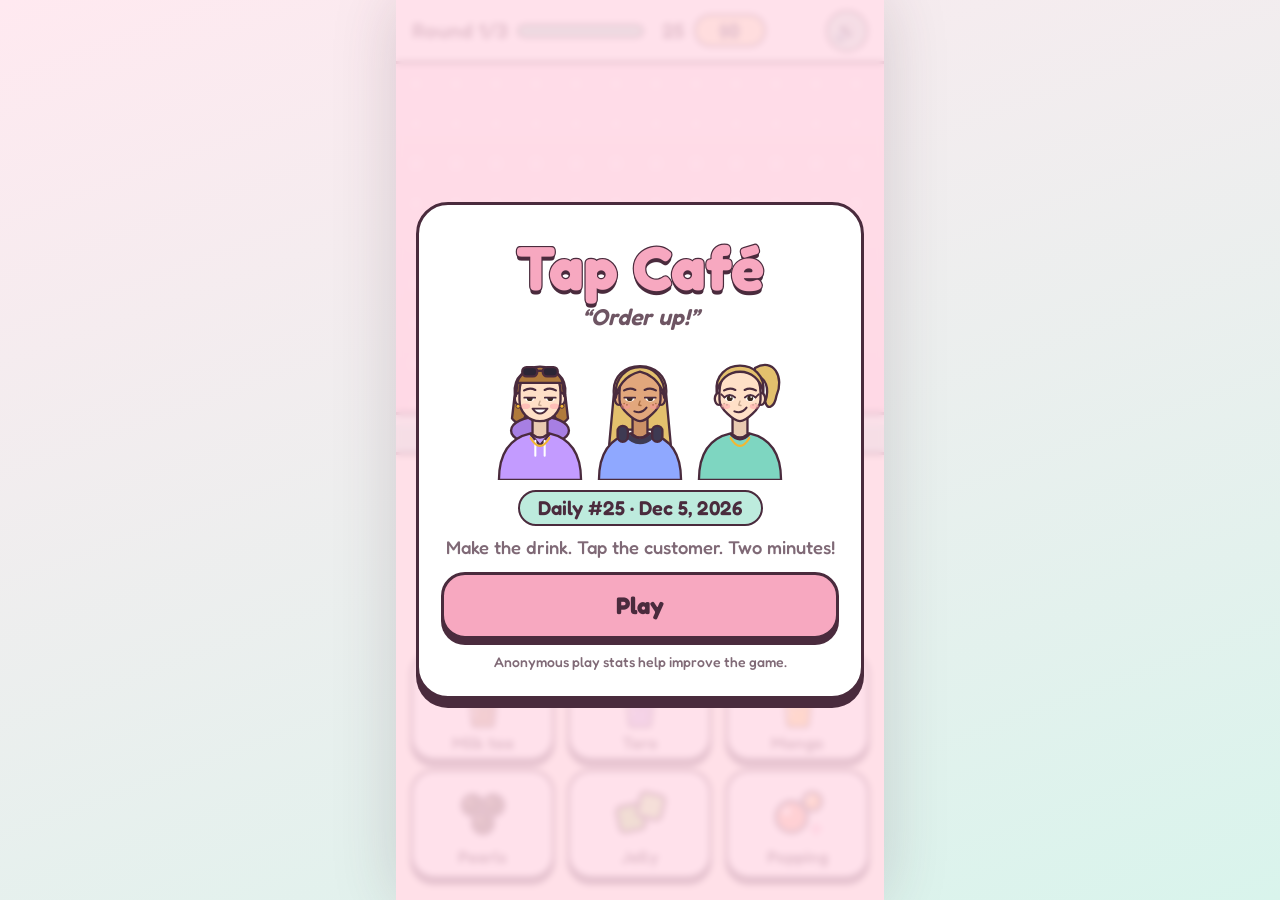
<file: index.html>
<!doctype html>
<html lang="en">
<head>
<meta charset="utf-8">
<meta name="viewport" content="width=device-width, initial-scale=1, viewport-fit=cover, user-scalable=no">
<meta name="theme-color" content="#FFDCE8">
<title>Tap Café</title>
<script>
  // One official link: the GitHub Pages copy forwards to the Firebase site.
  if (/\.github\.io$/.test(location.hostname)) location.replace('https://tapcafe.web.app/');
</script>
<meta name="description" content="A cute two-minute boba shop game. Same customers for everyone each day. Order up! Can you beat me?">
<link rel="canonical" href="https://tapcafe.web.app/">
<link rel="icon" type="image/png" href="img/icon.png">
<link rel="apple-touch-icon" href="img/icon.png">
<meta property="og:type" content="website">
<meta property="og:site_name" content="Tap Café">
<meta property="og:title" content="Tap Café — Order up!">
<meta property="og:description" content="A cute two-minute boba shop game. Same customers for everyone each day. Can you beat me?">
<meta property="og:url" content="https://tapcafe.web.app/">
<meta property="og:image" content="https://tapcafe.web.app/img/og.png">
<meta property="og:image:width" content="1200">
<meta property="og:image:height" content="630">
<meta name="twitter:card" content="summary_large_image">
<link rel="preconnect" href="https://fonts.googleapis.com">
<link rel="preconnect" href="https://fonts.gstatic.com" crossorigin>
<link href="https://fonts.googleapis.com/css2?family=Fredoka:wght@500;600;700&display=swap" rel="stylesheet">
<link rel="stylesheet" href="css/style.css">
</head>
<body>
<div id="app">
  <header id="hud">
    <div class="hud-round" id="hudRound">Round 1/3</div>
    <div class="hud-timer"><div class="tbar"><i id="tbar"></i></div><span id="hudTime">25</span></div>
    <div class="hud-cash" id="hudCash">$0</div>
    <button id="pause" type="button" aria-label="Pause">⏸</button>
    <button id="mute" type="button" aria-label="Sound on or off">🔊</button>
  </header>

  <section id="shop">
    <div class="slot" data-slot="0"></div>
    <div class="slot" data-slot="1"></div>
    <div class="slot" data-slot="2"></div>
    <div id="counter"></div>
  </section>

  <section id="work">
    <div class="cuprow">
      <div id="ups"></div>
      <div id="cup"></div>
      <button id="toss" type="button" aria-label="Toss the cup">Toss</button>
    </div>
    <div class="btnrow" id="drinks"></div>
    <div class="btnrow" id="tops"></div>
  </section>

  <div id="banner" hidden></div>
  <div id="hand" hidden>👆</div>
  <div id="overlay" hidden></div>
</div>
<script src="js/analytics.js"></script>
<script src="js/core.js"></script>
<script src="js/audio.js"></script>
<script src="js/share.js"></script>
<script src="js/game.js"></script>
</body>
</html>
</file>
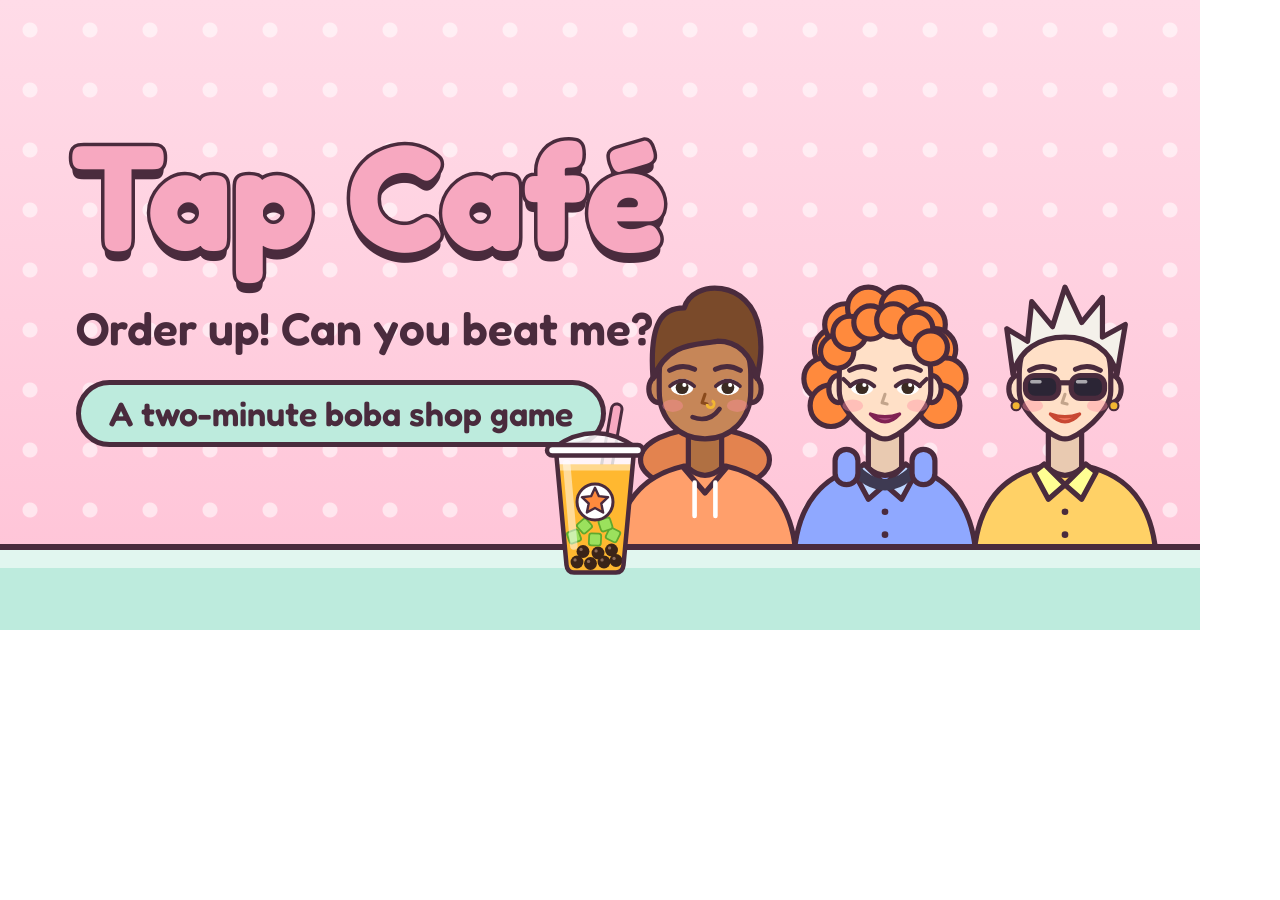
<file: tools/og.html>
<!doctype html>
<!-- Source for img/og.png (link preview) and img/icon.png. Rendered with a headless browser; see README. -->
<html><head><meta charset="utf-8">
<link href="https://fonts.googleapis.com/css2?family=Fredoka:wght@500;600;700&display=swap" rel="stylesheet">
<style>
  html, body { margin: 0; }
  body { font-family: "Fredoka", "Segoe UI", sans-serif; color: #4A2B3D; overflow: hidden; }
  .og { width: 1200px; height: 630px; position: relative; overflow: hidden;
    background: radial-gradient(circle at 30px 30px, rgba(255,255,255,.55) 7px, transparent 8px) 0 0 / 60px 60px, linear-gradient(#FFDCE8, #FFC2D6); }
  .logo { position: absolute; left: 70px; top: 120px; font-size: 150px; font-weight: 700; line-height: 1; color: #F7A8C0;
    -webkit-text-stroke: 7px #4A2B3D; paint-order: stroke fill; text-shadow: 0 10px 0 #4A2B3D; }
  .tag { position: absolute; left: 76px; top: 300px; font-size: 46px; font-weight: 600; }
  .chip { position: absolute; left: 76px; top: 380px; font-size: 34px; font-weight: 600; background: #BDEBDD; border: 5px solid #4A2B3D; border-radius: 40px; padding: 8px 28px; }
  .people { position: absolute; right: 10px; bottom: 60px; display: flex; }
  .people svg { width: 250px; height: 312px; margin-left: -70px; }
  .counter { position: absolute; left: 0; right: 0; bottom: 0; height: 80px; background: #BDEBDD; border-top: 6px solid #4A2B3D; box-shadow: inset 0 18px 0 rgba(255,255,255,.55); }
  .cup { position: absolute; left: 520px; bottom: 50px; width: 150px; height: 180px; }
  .icon { width: 512px; height: 512px; background: linear-gradient(#FFDCE8, #FFC2D6); display: flex; align-items: center; justify-content: center; }
  .icon svg { width: 380px; height: 456px; }
</style></head>
<body>
<div id="root"></div>
<script src="../js/core.js"></script>
<script>
  const icon = location.hash === '#icon';
  const root = document.getElementById('root');
  if (icon) {
    root.innerHTML = '<div class="icon">' + TC.cupSVG('taro', ['pearls'], 1) + '</div>';
  } else {
    const d = TC.buildDaily('2026-11-11');
    root.innerHTML = '<div class="og"><div class="logo">Tap Café</div><div class="tag">Order up! Can you beat me?</div>' +
      '<div class="chip">A two-minute boba shop game</div>' +
      '<div class="people">' + d.rounds[0].slice(0, 3).map((c) => TC.customerSVG(c.look, 0)).join('') + '</div>' +
      '<div class="counter"></div><div class="cup">' + TC.cupSVG('mango', ['pearls', 'jelly'], 1) + '</div></div>';
  }
</script>
</body></html>
</file>
<file: css/style.css>
﻿/* Tap Café — all sizes are in rem; game.js scales the root font-size to fit the screen. */
:root {
  --pink: #FFDCE8;
  --pink2: #FFC2D6;
  --mint: #BDEBDD;
  --mint2: #8FD9C4;
  --cream: #FFF7E8;
  --ink: #4A2B3D;
  --accent: #F7A8C0;
  --accent-d: #C9557D;
  --gold: #FFE3A3;
  --green: #4FA58C;
  /* Phones that draw the page under the status bar or gesture bar report these insets. */
  --sat: env(safe-area-inset-top, 0px);
  --sab: env(safe-area-inset-bottom, 0px);
}
* { box-sizing: border-box; -webkit-tap-highlight-color: transparent; }
[hidden] { display: none !important; }
html, body { height: 100%; margin: 0; }
body {
  background: linear-gradient(160deg, #FFE9F0, #D9F4EC);
  color: var(--ink);
  font-family: "Fredoka", ui-rounded, "Nunito", system-ui, sans-serif;
  font-weight: 600;
  overflow: hidden;
  user-select: none; -webkit-user-select: none;
  touch-action: manipulation;
  display: flex; justify-content: center;
}
button { font: inherit; color: inherit; cursor: pointer; border: 0; background: none; padding: 0; touch-action: manipulation; }

#app {
  position: relative;
  width: 24.375rem; max-width: 100vw;
  height: 100vh; height: 100dvh;
  padding-top: var(--sat); padding-bottom: var(--sab);
  background: var(--cream);
  display: flex; flex-direction: column;
  overflow: hidden;
  box-shadow: 0 0 3rem rgba(74, 43, 61, .18);
}

/* ---------- top bar ---------- */
#hud {
  flex: 0 0 3.2rem;
  display: flex; align-items: center; gap: .6rem;
  padding: 0 .8rem;
  background: #fff;
  border-bottom: .16rem solid var(--ink);
  font-size: 1.05rem;
  z-index: 3;
}
.hud-round { white-space: nowrap; }
.hud-timer { flex: 1; display: flex; align-items: center; gap: .45rem; }
.tbar { flex: 1; height: .7rem; border-radius: 1rem; background: var(--pink); border: .12rem solid var(--ink); overflow: hidden; }
.tbar i { display: block; height: 100%; width: 100%; background: var(--mint2); transform-origin: left; }
#hudTime { min-width: 1.6rem; text-align: right; font-variant-numeric: tabular-nums; }
.hud-cash {
  background: var(--gold); border: .14rem solid var(--ink); border-radius: 1rem;
  padding: .1rem .7rem; min-width: 3.6rem; text-align: center; font-weight: 700;
}
#mute, #pause {
  flex: none; width: 2.1rem; height: 2.1rem; border-radius: 50%;
  background: var(--mint); border: .14rem solid var(--ink); font-size: 1rem; line-height: 1;
}
#mute:active, #pause:active { transform: scale(.92); }
#hud { gap: .45rem; }
.hud-cash.bump { animation: bump .3s; }

/* ---------- shop ---------- */
#shop {
  position: relative;
  flex: 1 1 19rem; min-height: 0;
  display: flex; align-items: flex-end;
  padding: 0 .25rem;
  background:
    radial-gradient(circle at 1rem 1rem, rgba(255,255,255,.55) .22rem, transparent .24rem) 0 0 / 2rem 2rem,
    linear-gradient(var(--pink), var(--pink2));
}
.slot { position: relative; flex: 1; height: 100%; display: flex; align-items: flex-end; justify-content: center; }
#counter {
  position: absolute; left: 0; right: 0; bottom: 0; height: 2rem;
  background: var(--mint);
  border-top: .16rem solid var(--ink);
  box-shadow: inset 0 .5rem 0 rgba(255,255,255,.55);
  z-index: 1; pointer-events: none;
}

.cust {
  position: relative; display: flex; flex-direction: column; align-items: center;
  width: 100%; padding-bottom: .55rem;
  transform-origin: 50% 100%;
}
.cust.enter { animation: enter .45s cubic-bezier(.2, 1.5, .5, 1); }
.cust.served { animation: served .75s forwards; pointer-events: none; }
.cust.walk { animation: walk .9s forwards; pointer-events: none; }
.cust.bye { animation: bye .7s forwards; pointer-events: none; }
.cust.nope .fig { animation: shake .3s; }
.cust.tut .order { box-shadow: 0 0 0 .22rem var(--accent); }

.order {
  position: relative;
  display: flex; align-items: center; justify-content: center; gap: .1rem;
  min-width: 3.6rem; min-height: 3.9rem; padding: .25rem .4rem;
  background: #fff; border: .16rem solid var(--ink); border-radius: 1.1rem;
  margin-bottom: .35rem;
}
.order::after {
  content: ""; position: absolute; left: 50%; bottom: -.48rem; width: .7rem; height: .7rem;
  background: #fff; border-right: .16rem solid var(--ink); border-bottom: .16rem solid var(--ink);
  transform: translateX(-50%) rotate(45deg);
}
.order .ocup { width: 2.7rem; height: 3.25rem; flex: none; }
.order .otops { display: flex; flex-wrap: wrap; justify-content: center; align-content: center; max-width: 3.6rem; }
.order .otop { width: 1.75rem; height: 1.75rem; }
.fig { width: 6.8rem; height: 8.5rem; }
.fig svg { width: 100%; height: 100%; display: block; overflow: visible; }
.pbar {
  position: absolute; bottom: .55rem; left: 50%; transform: translateX(-50%);
  width: 5.4rem; height: .7rem; border-radius: 1rem; z-index: 2;
  background: #fff; border: .13rem solid var(--ink); overflow: hidden;
}
.pbar i { display: block; height: 100%; width: 100%; background: var(--mint2); transform-origin: left; }
.pbar.m1 i { background: var(--gold); }
.pbar.m2 i { background: var(--accent); }

.steam { animation: steam 1s infinite; transform-box: fill-box; transform-origin: center; }
.sweat { animation: sweat 1.1s infinite; transform-box: fill-box; }

.speech {
  position: absolute; top: .4rem; left: 50%; transform: translateX(-50%);
  width: max-content; max-width: 8.6rem;
  background: #fff; border: .14rem solid var(--ink); border-radius: .9rem;
  padding: .25rem .6rem; font-size: .88rem; line-height: 1.15; text-align: center;
  z-index: 4; pointer-events: none;
  animation: speech 2.4s forwards;
}
.slot[data-slot="0"] .speech { left: .2rem; transform: none; }
.slot[data-slot="2"] .speech { left: auto; right: .2rem; transform: none; }

.pop {
  position: absolute; left: 50%; top: 42%; z-index: 5; pointer-events: none;
  white-space: nowrap; font-weight: 700; font-size: 1.3rem; color: var(--accent);
  text-shadow: 0 .1rem 0 #fff, .1rem 0 0 #fff, -.1rem 0 0 #fff, 0 -.1rem 0 #fff;
  animation: pop 1s forwards;
}
.pop.cash { color: var(--green); font-size: 1.6rem; top: 55%; animation-delay: .12s; opacity: 0; }
.pop.bonus { color: #C98A2B; font-size: 1rem; top: 70%; animation-delay: .25s; opacity: 0; }
.coin {
  position: absolute; left: 50%; top: 60%; width: .8rem; height: .8rem; border-radius: 50%;
  background: var(--gold); border: .1rem solid var(--ink); z-index: 5; pointer-events: none;
  animation: coin .7s forwards;
}

/* ---------- work area ---------- */
#work {
  flex: 1.4 0 21.8rem; /* never squeeze the buttons; the shop above gives up space instead */
  display: flex; flex-direction: column; justify-content: space-evenly;
  padding: .3rem .7rem .6rem;
  background: var(--cream);
  border-top: .16rem solid var(--ink);
}
.cuprow { display: grid; grid-template-columns: 1fr 7rem 1fr; align-items: center; height: 8.6rem; }
#cup { height: 8.6rem; }
#cup svg { height: 100%; width: 100%; display: block; }
#cup.shake { animation: shake .3s; }
#cup.ding { animation: bump .3s; }
#cup .tg.drop { animation: drop .3s cubic-bezier(.3, 1.4, .6, 1); transform-box: fill-box; }
#toss {
  justify-self: center; padding: .55rem 1.1rem; font-size: 1rem;
  background: #fff; border: .16rem solid var(--ink); border-radius: 1rem;
  box-shadow: 0 .25rem 0 var(--ink);
}
#ups { display: flex; flex-wrap: wrap; justify-content: center; align-content: center; gap: .35rem; padding: 0 .3rem; }
.upb {
  background: var(--mint); border: .12rem solid var(--ink); border-radius: 1rem;
  padding: .15rem .6rem; font-size: 1.35rem; line-height: 1.4; white-space: nowrap;
  animation: bump .4s;
}
.cust.next .order { box-shadow: 0 0 0 .22rem var(--mint2); }
.cust.next .fig { transform: scale(1.04); }
.cust, .st, #toss { will-change: transform; }
.slot { cursor: pointer; -webkit-touch-callout: none; }
#toss:active { transform: translateY(.2rem); box-shadow: 0 .05rem 0 var(--ink); }

.btnrow { display: flex; gap: .6rem; }
.st {
  flex: 1; height: 5.5rem;
  display: flex; flex-direction: column; align-items: center; justify-content: center; gap: .1rem;
  background: #fff; border: .16rem solid var(--ink); border-radius: 1.2rem;
  box-shadow: 0 .3rem 0 var(--ink);
  font-size: .85rem;
  transition: transform .06s, box-shadow .06s, background .1s;
}
.st svg { width: 3rem; height: 3.5rem; }
.st.top svg { width: 3.1rem; height: 3.1rem; }
.st:active, .st.on { transform: translateY(.22rem); box-shadow: 0 .08rem 0 var(--ink); }
.st.on { background: #FFE1EA; border-color: var(--accent); box-shadow: 0 .08rem 0 var(--accent-d); color: var(--accent-d); }

/* ---------- banner, hand ---------- */
#banner {
  position: absolute; left: 0; right: 0; top: 24%; z-index: 8; pointer-events: none;
  text-align: center; font-size: 3rem; font-weight: 700; color: #fff;
  -webkit-text-stroke: .14rem var(--ink); paint-order: stroke fill;
  text-shadow: 0 .25rem 0 var(--ink);
  animation: banner 1.1s forwards;
}
#hand {
  position: absolute; z-index: 9; pointer-events: none; font-size: 2.6rem; line-height: 1;
  margin: -.2rem 0 0 -1.3rem;
  animation: hand .7s infinite;
  filter: drop-shadow(0 .15rem 0 rgba(74,43,61,.35));
}

/* ---------- overlay screens ---------- */
#overlay {
  position: absolute; inset: 0; z-index: 10;
  display: flex; align-items: center; justify-content: center;
  padding: 1rem;
  background: rgba(255, 220, 232, .86);
  backdrop-filter: blur(3px);
}
.card {
  width: 100%; max-height: 100%; overflow: auto;
  background: #fff; border: .18rem solid var(--ink); border-radius: 1.6rem;
  box-shadow: 0 .45rem 0 var(--ink);
  padding: 1.2rem 1.1rem 1.3rem; text-align: center;
  animation: cardin .35s cubic-bezier(.2, 1.4, .5, 1);
}
.logo { font-size: 3.1rem; font-weight: 700; line-height: 1; color: var(--accent); -webkit-text-stroke: .12rem var(--ink); paint-order: stroke fill; text-shadow: 0 .22rem 0 var(--ink); margin: .4rem 0 .2rem; }
.tagline { font-size: 1.15rem; font-style: italic; opacity: .8; }
.heroes { display: flex; justify-content: center; margin: .5rem 0 0; height: 7rem; }
.heroes svg { height: 100%; width: 5.6rem; margin: 0 -.3rem; }
.daily { display: inline-block; margin: .5rem 0; background: var(--mint); border: .14rem solid var(--ink); border-radius: 1rem; padding: .2rem .9rem; font-size: 1rem; }
.muted { opacity: .7; font-size: .92rem; font-weight: 500; }
.fine { font-size: .7rem; margin-top: .7rem; }
.h2 { font-size: 1.7rem; font-weight: 700; margin: 0 0 .2rem; }
.big { font-size: 3.2rem; font-weight: 700; line-height: 1.05; color: var(--green); }
.stars { font-size: 2.3rem; letter-spacing: .15rem; line-height: 1.1; color: #E7D9C2; }
.stars b { color: var(--gold); -webkit-text-stroke: .08rem var(--ink); font-weight: 400; }
.title-chip { display: inline-block; margin: .3rem 0 .6rem; background: var(--pink); border: .14rem solid var(--ink); border-radius: 1rem; padding: .15rem .9rem; font-size: 1.1rem; }
.stats { display: grid; grid-template-columns: repeat(3, 1fr); gap: .4rem; margin: .5rem 0; }
.stats div { background: var(--cream); border: .12rem solid var(--ink); border-radius: .9rem; padding: .35rem .2rem; font-size: .78rem; font-weight: 500; }
.stats b { display: block; font-size: 1.3rem; font-weight: 700; }
.row { display: flex; gap: .6rem; margin-top: .7rem; }
.btn {
  flex: 1; display: block; width: 100%; padding: .8rem 1rem; font-size: 1.2rem; font-weight: 700;
  background: var(--accent); color: var(--ink); border: .16rem solid var(--ink); border-radius: 1.2rem;
  box-shadow: 0 .3rem 0 var(--ink);
}
.btn:active { transform: translateY(.22rem); box-shadow: 0 .08rem 0 var(--ink); }
.btn.alt { background: #fff; color: var(--ink); }
.btn.sm { font-size: 1rem; padding: .6rem .6rem; }

.ups { display: flex; gap: .6rem; margin: .8rem 0 .2rem; }
.up {
  flex: 1; display: flex; flex-direction: column; align-items: center; gap: .25rem;
  background: var(--cream); border: .16rem solid var(--ink); border-radius: 1.2rem;
  box-shadow: 0 .3rem 0 var(--ink); padding: .8rem .5rem; font-size: .9rem;
}
.up:active { transform: translateY(.22rem); box-shadow: 0 .08rem 0 var(--ink); }
.up .ico { font-size: 2.4rem; line-height: 1; }
.up .nm { font-size: 1.1rem; font-weight: 700; }
.up .ds { font-weight: 500; line-height: 1.2; min-height: 2.2rem; }
.up .pr { background: var(--gold); border: .13rem solid var(--ink); border-radius: 1rem; padding: .05rem .8rem; font-weight: 700; font-size: 1.05rem; }
.up .own { font-size: .75rem; opacity: .7; min-height: 1rem; }
.up[disabled] { filter: grayscale(1); opacity: .5; cursor: not-allowed; box-shadow: 0 .3rem 0 var(--ink); transform: none; }

.sharepic { width: 78%; border: .16rem solid var(--ink); border-radius: 1rem; display: block; margin: .5rem auto; -webkit-touch-callout: default; user-select: auto; -webkit-user-select: auto; }
.toast { min-height: 1.2rem; font-size: .9rem; color: var(--green); margin-top: .5rem; }

/* ---------- keyframes ---------- */
@keyframes enter { from { transform: translateY(45%) scale(.9); opacity: 0; } }
@keyframes served {
  0% { transform: scale(1.14, .86); }
  25% { transform: translateY(-14%) scale(.94, 1.08); }
  50% { transform: translateY(0) scale(1.04, .96); }
  65% { transform: translateY(0); opacity: 1; }
  100% { transform: translateY(35%); opacity: 0; }
}
@keyframes walk {
  0% { transform: none; }
  35% { transform: translateY(4%) rotate(-3deg); opacity: 1; }
  100% { transform: translate(-45%, 6%) rotate(-5deg); opacity: 0; }
}
@keyframes bye { to { transform: translateY(35%); opacity: 0; } }
@keyframes shake { 20% { transform: translateX(-.35rem); } 50% { transform: translateX(.35rem); } 80% { transform: translateX(-.2rem); } }
@keyframes bump { 40% { transform: scale(1.14); } }
@keyframes pop {
  0% { transform: translate(-50%, 0) scale(.5); opacity: 0; }
  20% { transform: translate(-50%, -.6rem) scale(1.15); opacity: 1; }
  70% { opacity: 1; }
  100% { transform: translate(-50%, -2.6rem) scale(1); opacity: 0; }
}
@keyframes coin {
  0% { transform: translate(-50%, 0) scale(.6); opacity: 1; }
  100% { transform: translate(calc(-50% + var(--dx)), var(--dy)) scale(1); opacity: 0; }
}
@keyframes speech {
  0% { opacity: 0; margin-top: .5rem; }
  10% { opacity: 1; margin-top: 0; }
  85% { opacity: 1; }
  100% { opacity: 0; }
}
@keyframes steam { 0% { transform: translateY(2px) scale(.8); opacity: 0; } 40% { opacity: 1; } 100% { transform: translateY(-7px) scale(1.15); opacity: 0; } }
@keyframes sweat { 0% { transform: translateY(-2px); opacity: 0; } 30% { opacity: 1; } 100% { transform: translateY(6px); opacity: 0; } }
@keyframes drop { from { transform: translateY(-3.5rem); opacity: 0; } }
@keyframes banner {
  0% { transform: scale(.4); opacity: 0; }
  20% { transform: scale(1.1); opacity: 1; }
  80% { transform: scale(1); opacity: 1; }
  100% { transform: scale(1.2); opacity: 0; }
}
@keyframes hand { 50% { transform: translateY(.6rem); } }
@keyframes cardin { from { transform: scale(.85); opacity: 0; } }

@media (prefers-reduced-motion: reduce) {
  .steam, .sweat, #hand { animation: none; }
}
</file>
